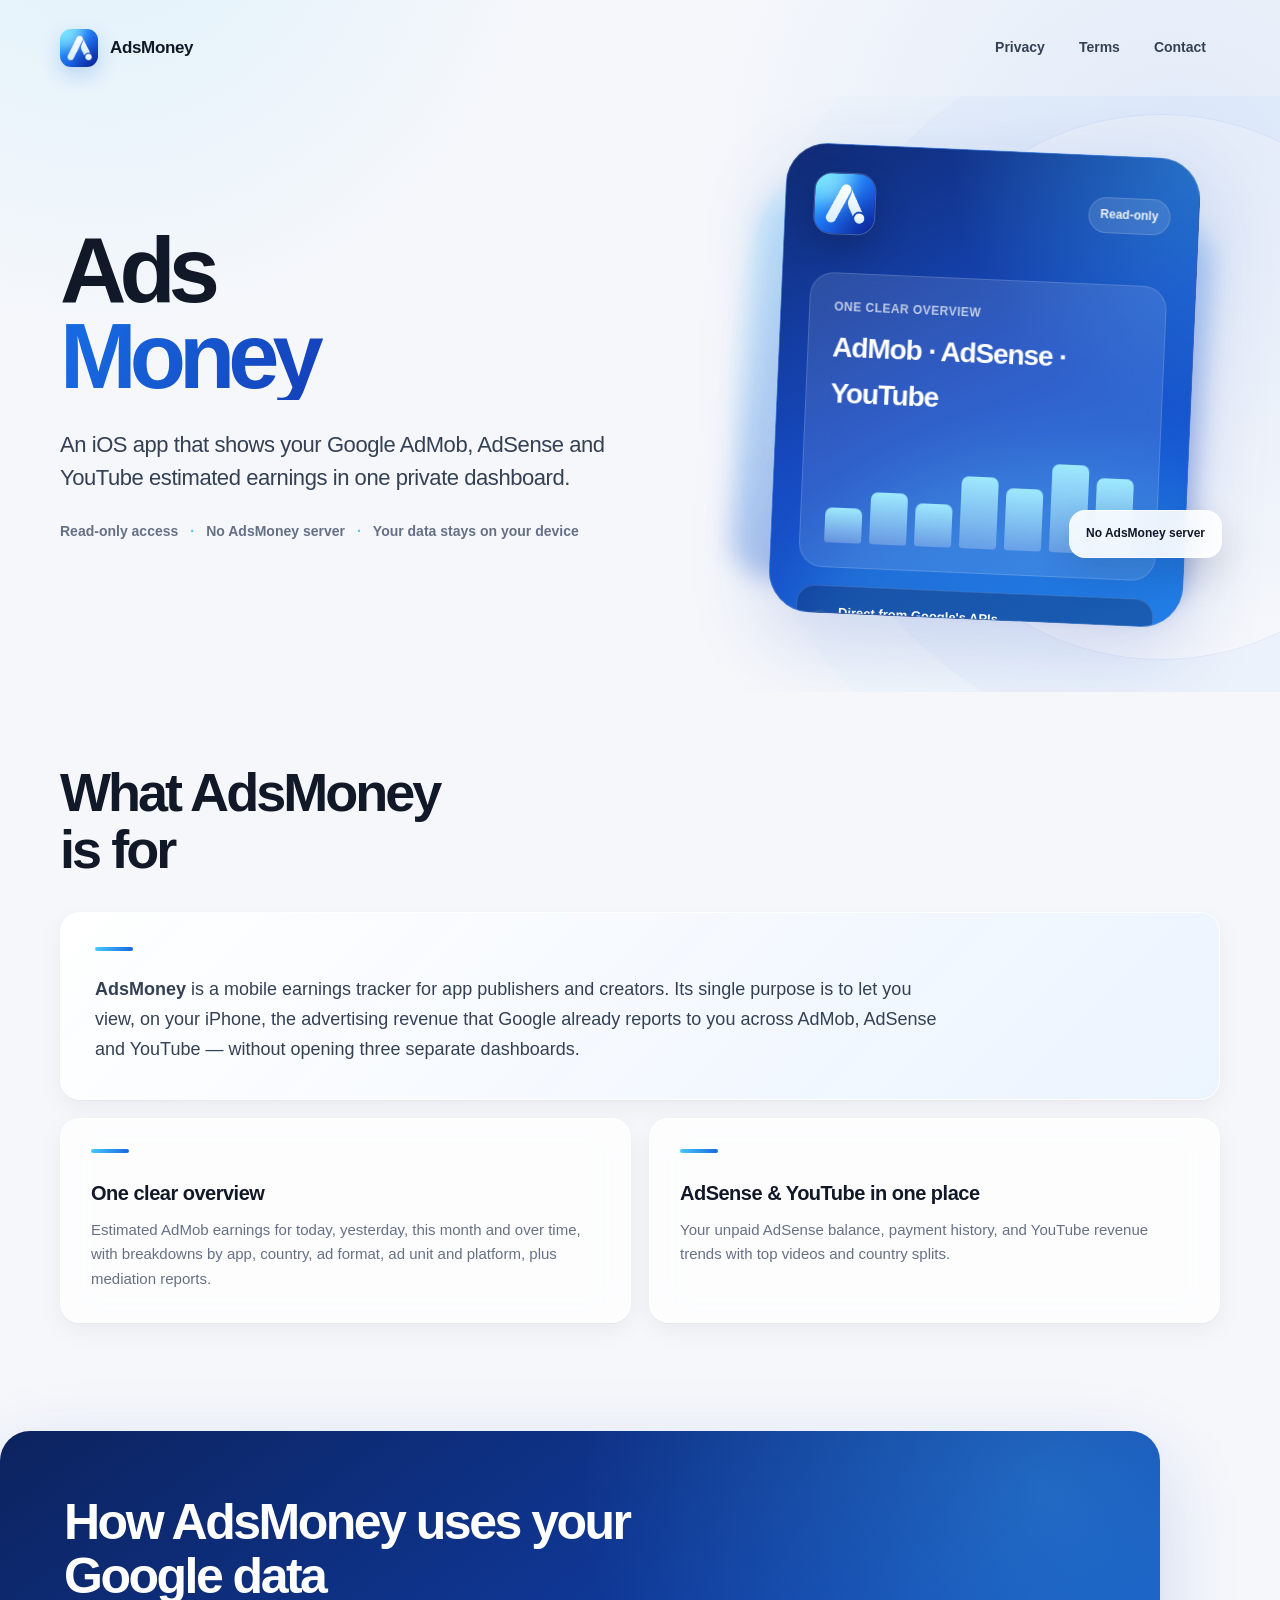
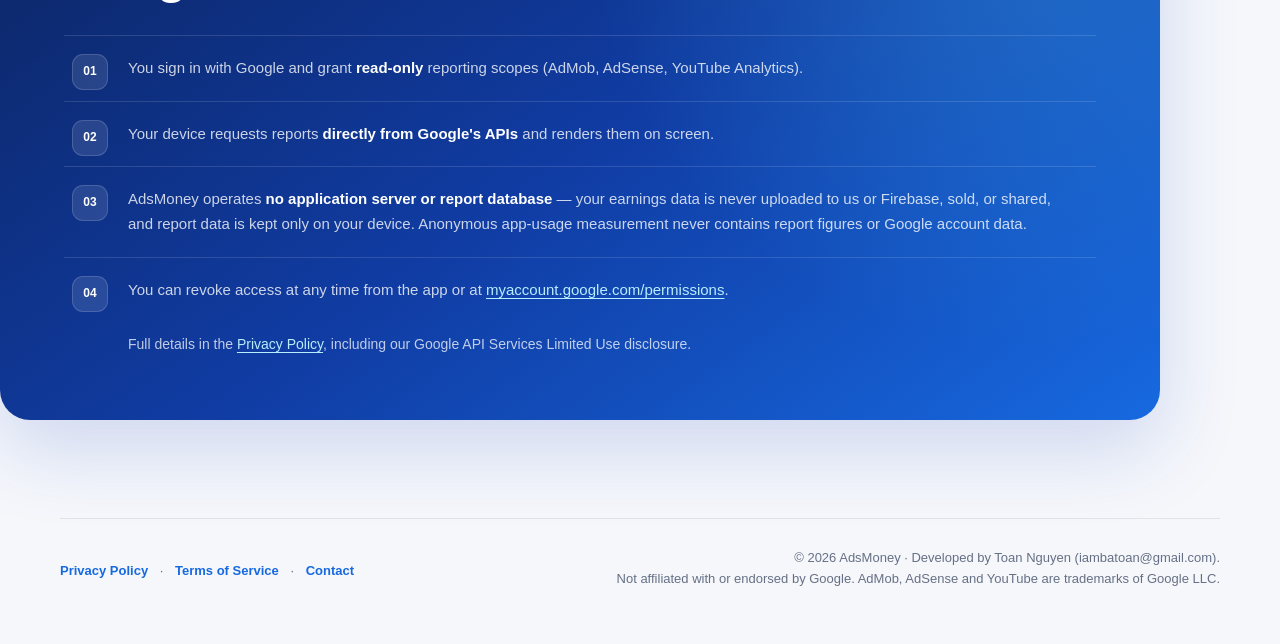
<file: index.html>
<!doctype html>
<html lang="en">
  <head>
    <meta charset="utf-8" />
    <meta name="viewport" content="width=device-width, initial-scale=1" />
    <meta
      name="google-site-verification"
      content="SR6W7IQu6-iBKly771BjKNi8DqwjZcHf8I3L_ysL1bA"
    />
    <meta name="theme-color" content="#f5f7fb" />
    <title>AdsMoney — AdMob, AdSense &amp; YouTube earnings tracker for iOS</title>
    <meta
      name="description"
      content="AdsMoney is an iOS app that shows your Google AdMob, AdSense and YouTube estimated earnings in one private, read-only dashboard."
    />
    <link rel="icon" href="logo-120.png" />
    <link rel="stylesheet" href="styles.css" />
  </head>
  <body>
    <nav class="site-nav" aria-label="Main navigation">
      <div class="shell nav-inner">
        <a class="brand-link" href="index.html" aria-current="page" aria-label="AdsMoney home">
          <img src="logo.png" alt="" />
          <span>AdsMoney</span>
        </a>
        <div class="nav-links">
          <a href="privacy.html">Privacy</a>
          <a href="terms.html">Terms</a>
          <a href="mailto:iambatoan@gmail.com">Contact</a>
        </div>
      </div>
    </nav>

    <main>
      <header class="hero">
        <div class="shell hero-grid">
          <div class="hero-copy">
            <h1>Ads<span>Money</span></h1>
            <p class="tag">
              An iOS app that shows your Google AdMob, AdSense and YouTube estimated
              earnings in one private dashboard.
            </p>
            <p class="sub" aria-label="Privacy features">
              <span>Read-only access</span>
              <span class="separator" aria-hidden="true">·</span>
              <span>No AdsMoney server</span>
              <span class="separator" aria-hidden="true">·</span>
              <span>Your data stays on your device</span>
            </p>
          </div>

          <div class="product-visual" aria-hidden="true">
            <div class="visual-glow"></div>
            <div class="phone-card">
              <div class="phone-top">
                <img src="logo.png" alt="" />
                <span class="privacy-chip">Read-only</span>
              </div>
              <div class="metric-card">
                <p class="metric-label">One clear overview</p>
                <p class="metric-title">AdMob · AdSense · YouTube</p>
                <div class="chart-bars">
                  <i></i><i></i><i></i><i></i><i></i><i></i><i></i>
                </div>
              </div>
              <div class="flow-card">
                <span class="status-dot"></span>
                <span>
                  <strong>Direct from Google's APIs</strong>
                  <small>Your data stays on your device</small>
                </span>
              </div>
            </div>
            <div class="floating-label">No AdsMoney server</div>
          </div>
        </div>
      </header>

      <section class="content-section">
        <div class="shell">
          <div class="section-heading">
            <div>
              <h2>What AdsMoney is for</h2>
            </div>
          </div>

          <div class="card-grid">
            <article class="feature-card">
              <p>
                <strong>AdsMoney</strong> is a mobile earnings tracker for app
                publishers and creators. Its single purpose is to let you view, on
                your iPhone, the advertising revenue that Google already reports to
                you across AdMob, AdSense and YouTube — without opening three
                separate dashboards.
              </p>
            </article>
            <article class="feature-card">
              <h3>One clear overview</h3>
              <p>
                Estimated AdMob earnings for today, yesterday, this month and over
                time, with breakdowns by app, country, ad format, ad unit and
                platform, plus mediation reports.
              </p>
            </article>
            <article class="feature-card">
              <h3>AdSense &amp; YouTube in one place</h3>
              <p>
                Your unpaid AdSense balance, payment history, and YouTube revenue
                trends with top videos and country splits.
              </p>
            </article>
          </div>
        </div>
      </section>

      <section class="shell privacy-section">
        <div class="privacy-inner">
          <h2>How AdsMoney uses your Google data</h2>
          <ul class="steps-list">
            <li>
              You sign in with Google and grant
              <strong>read-only</strong> reporting scopes (AdMob, AdSense,
              YouTube Analytics).
            </li>
            <li>
              Your device requests reports
              <strong>directly from Google's APIs</strong> and renders them on
              screen.
            </li>
            <li>
              AdsMoney operates <strong>no application server or report
              database</strong> — your earnings data is never uploaded to us or
              Firebase, sold, or shared, and report data is kept only on your
              device. Anonymous app-usage measurement never contains report
              figures or Google account data.
            </li>
            <li>
              You can revoke access at any time from the app or at
              <a href="https://myaccount.google.com/permissions"
                >myaccount.google.com/permissions</a
              >.
            </li>
          </ul>
          <p class="privacy-more">
            Full details in the <a href="privacy.html">Privacy Policy</a>,
            including our Google API Services Limited Use disclosure.
          </p>
        </div>
      </section>
    </main>

    <footer class="site-footer">
      <div class="shell footer-inner">
        <p class="footer-links">
          <a href="privacy.html">Privacy Policy</a> ·
          <a href="terms.html">Terms of Service</a> ·
          <a href="mailto:iambatoan@gmail.com">Contact</a>
        </p>
        <p class="footer-legal">
          © 2026 AdsMoney · Developed by Toan Nguyen (iambatoan@gmail.com).<br />Not
          affiliated with or endorsed by Google. AdMob, AdSense and YouTube are
          trademarks of Google LLC.
        </p>
      </div>
    </footer>
  </body>
</html>
</file>
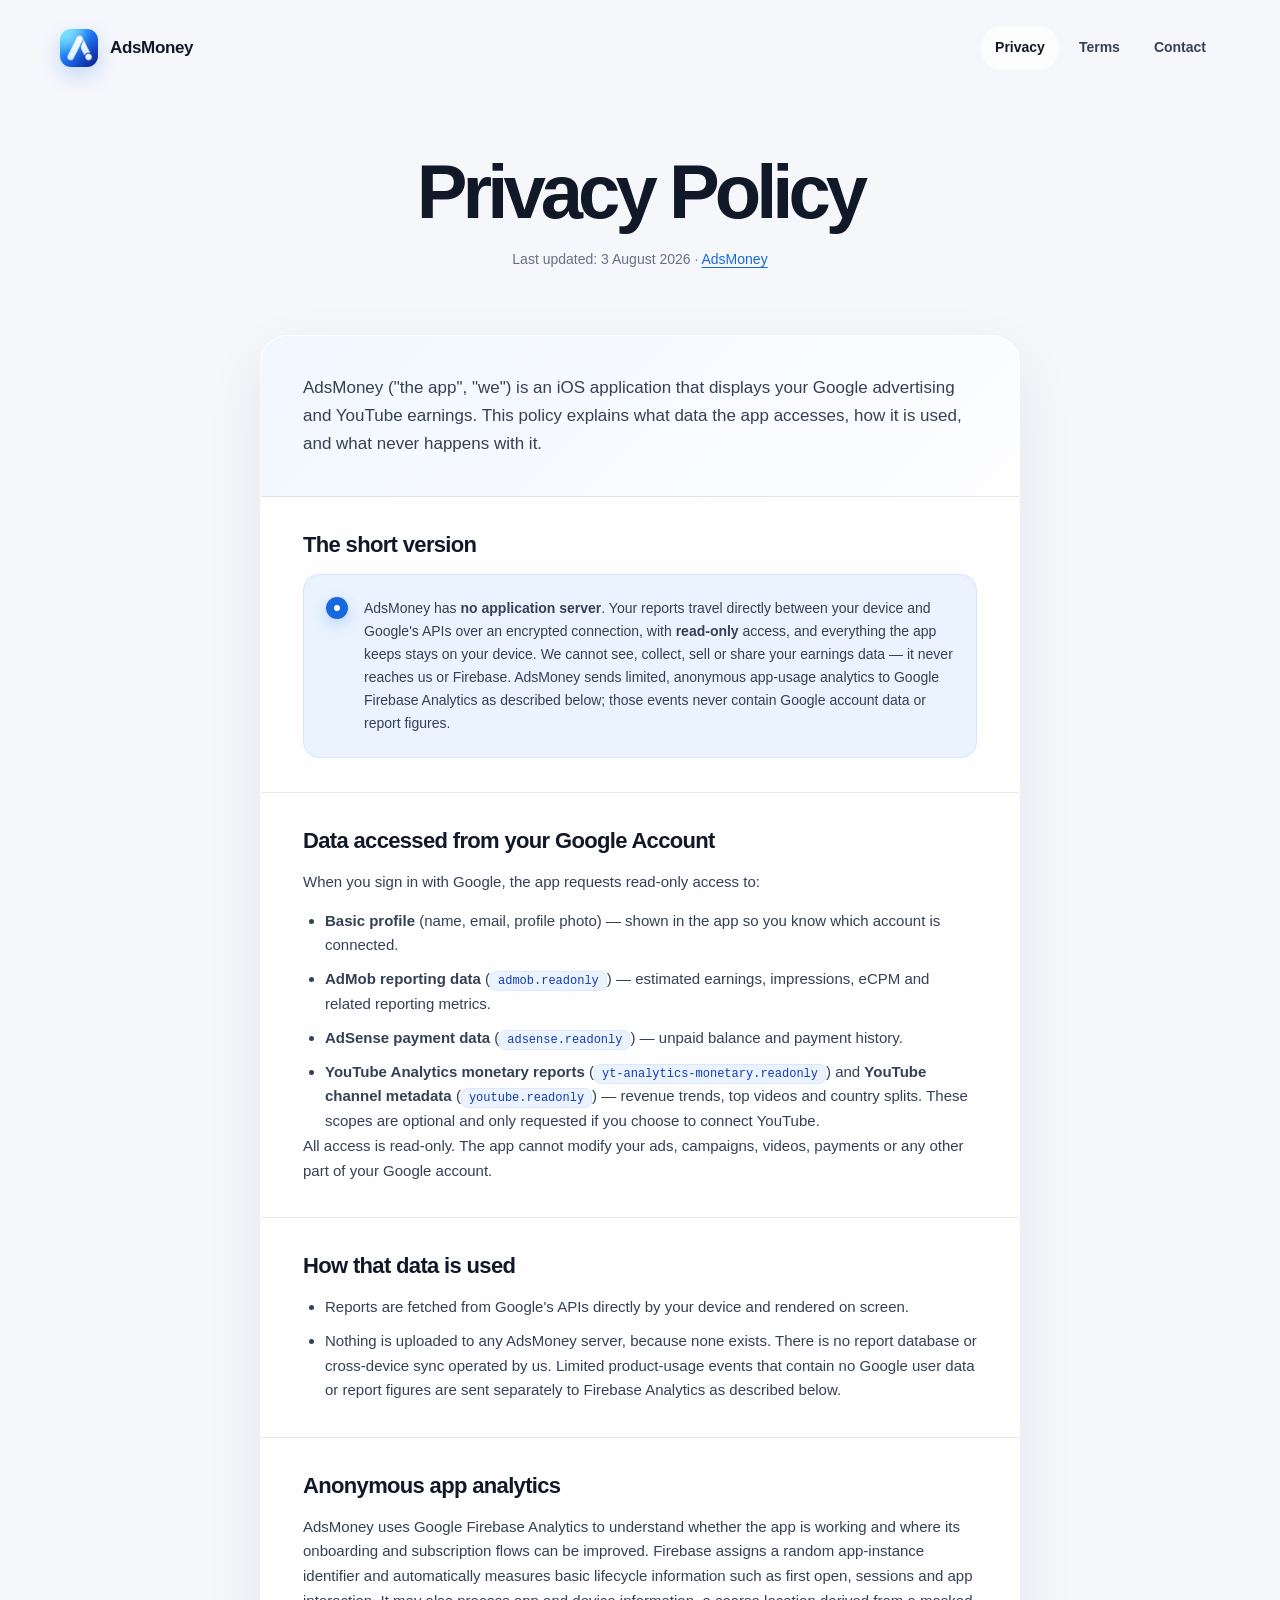
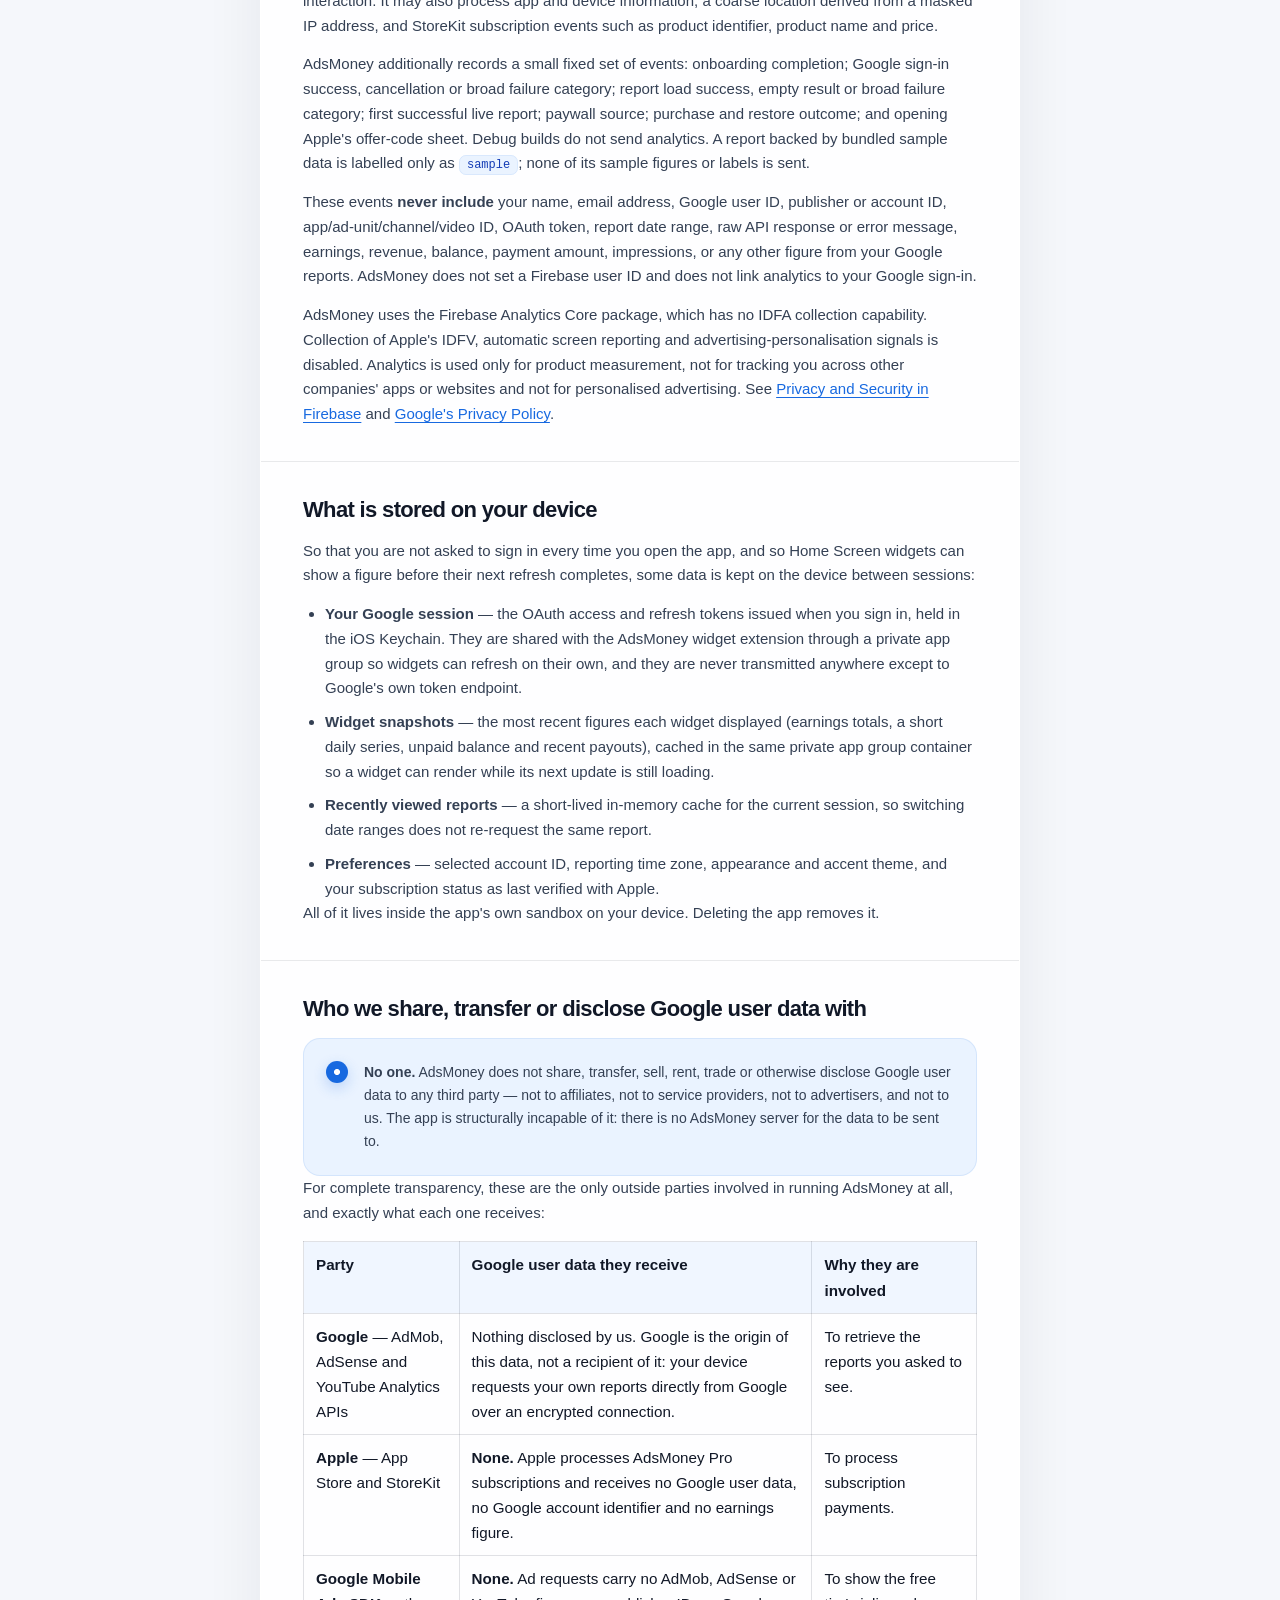
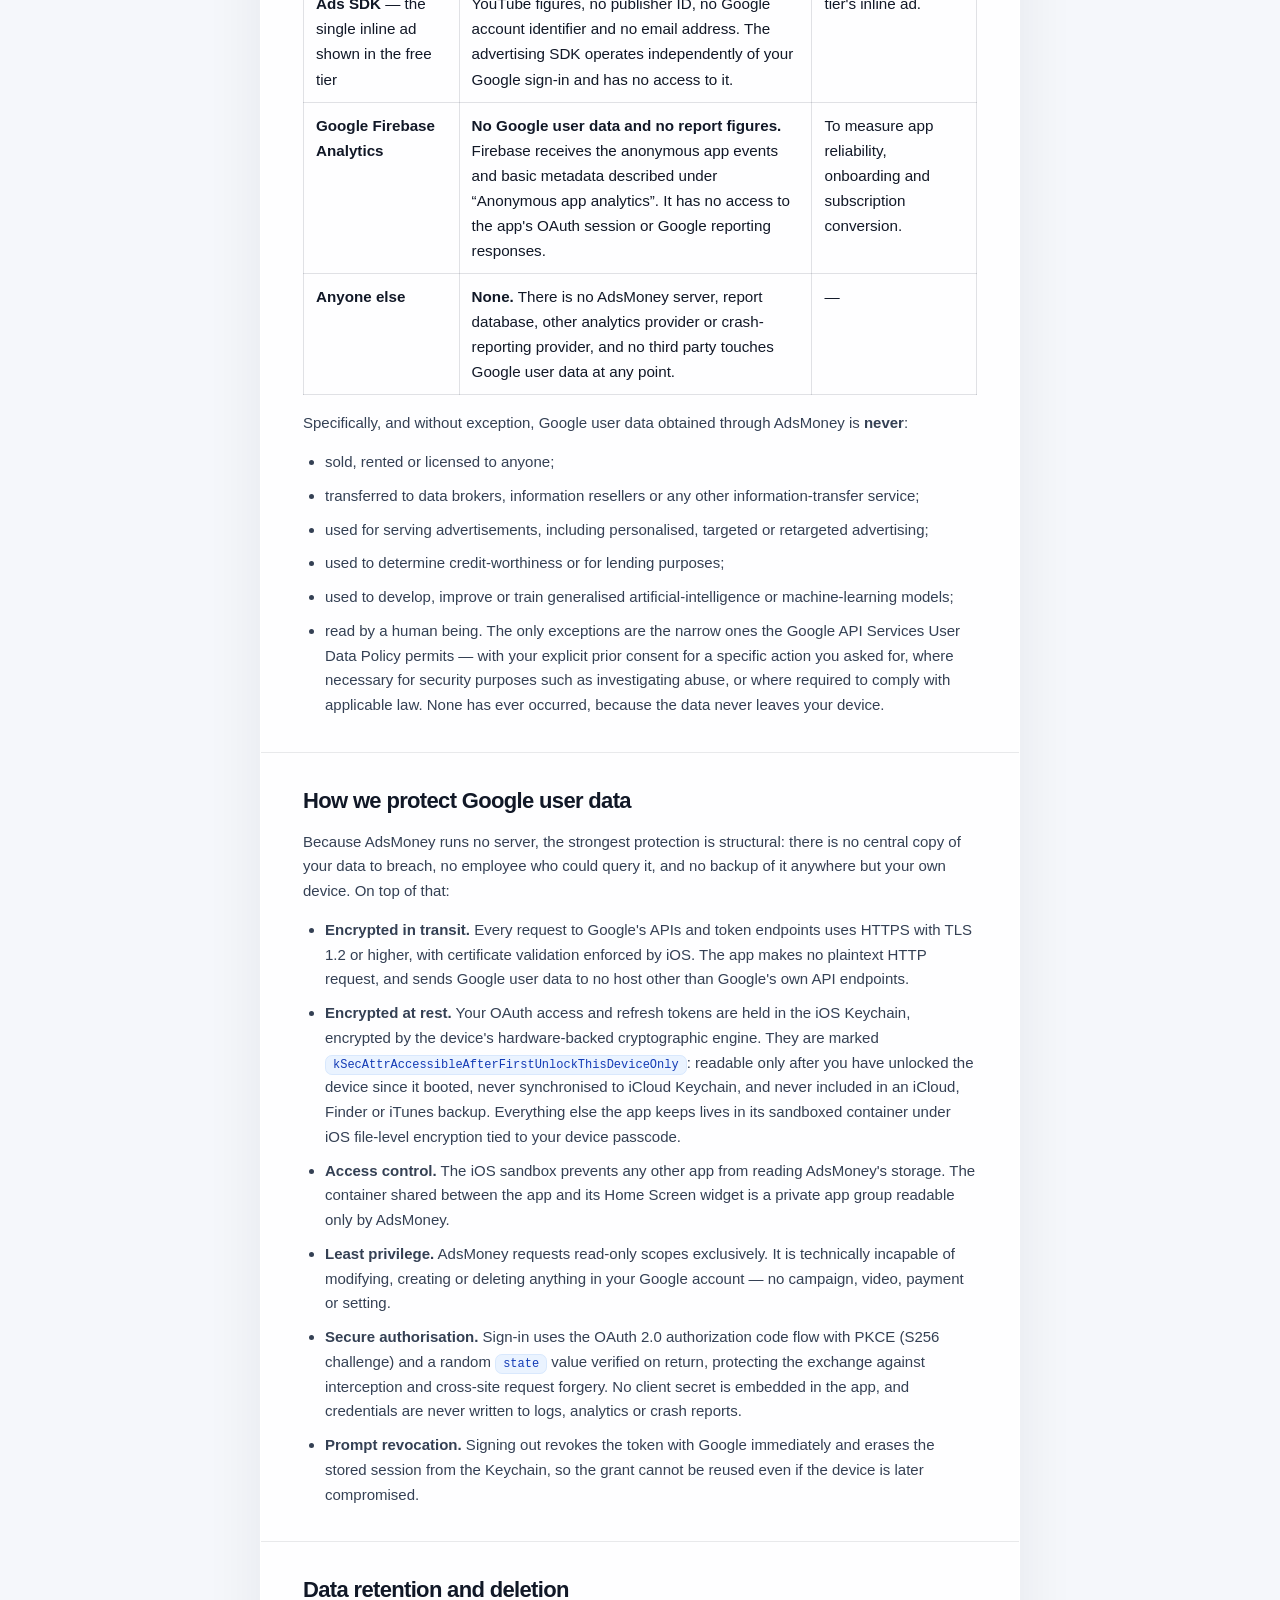
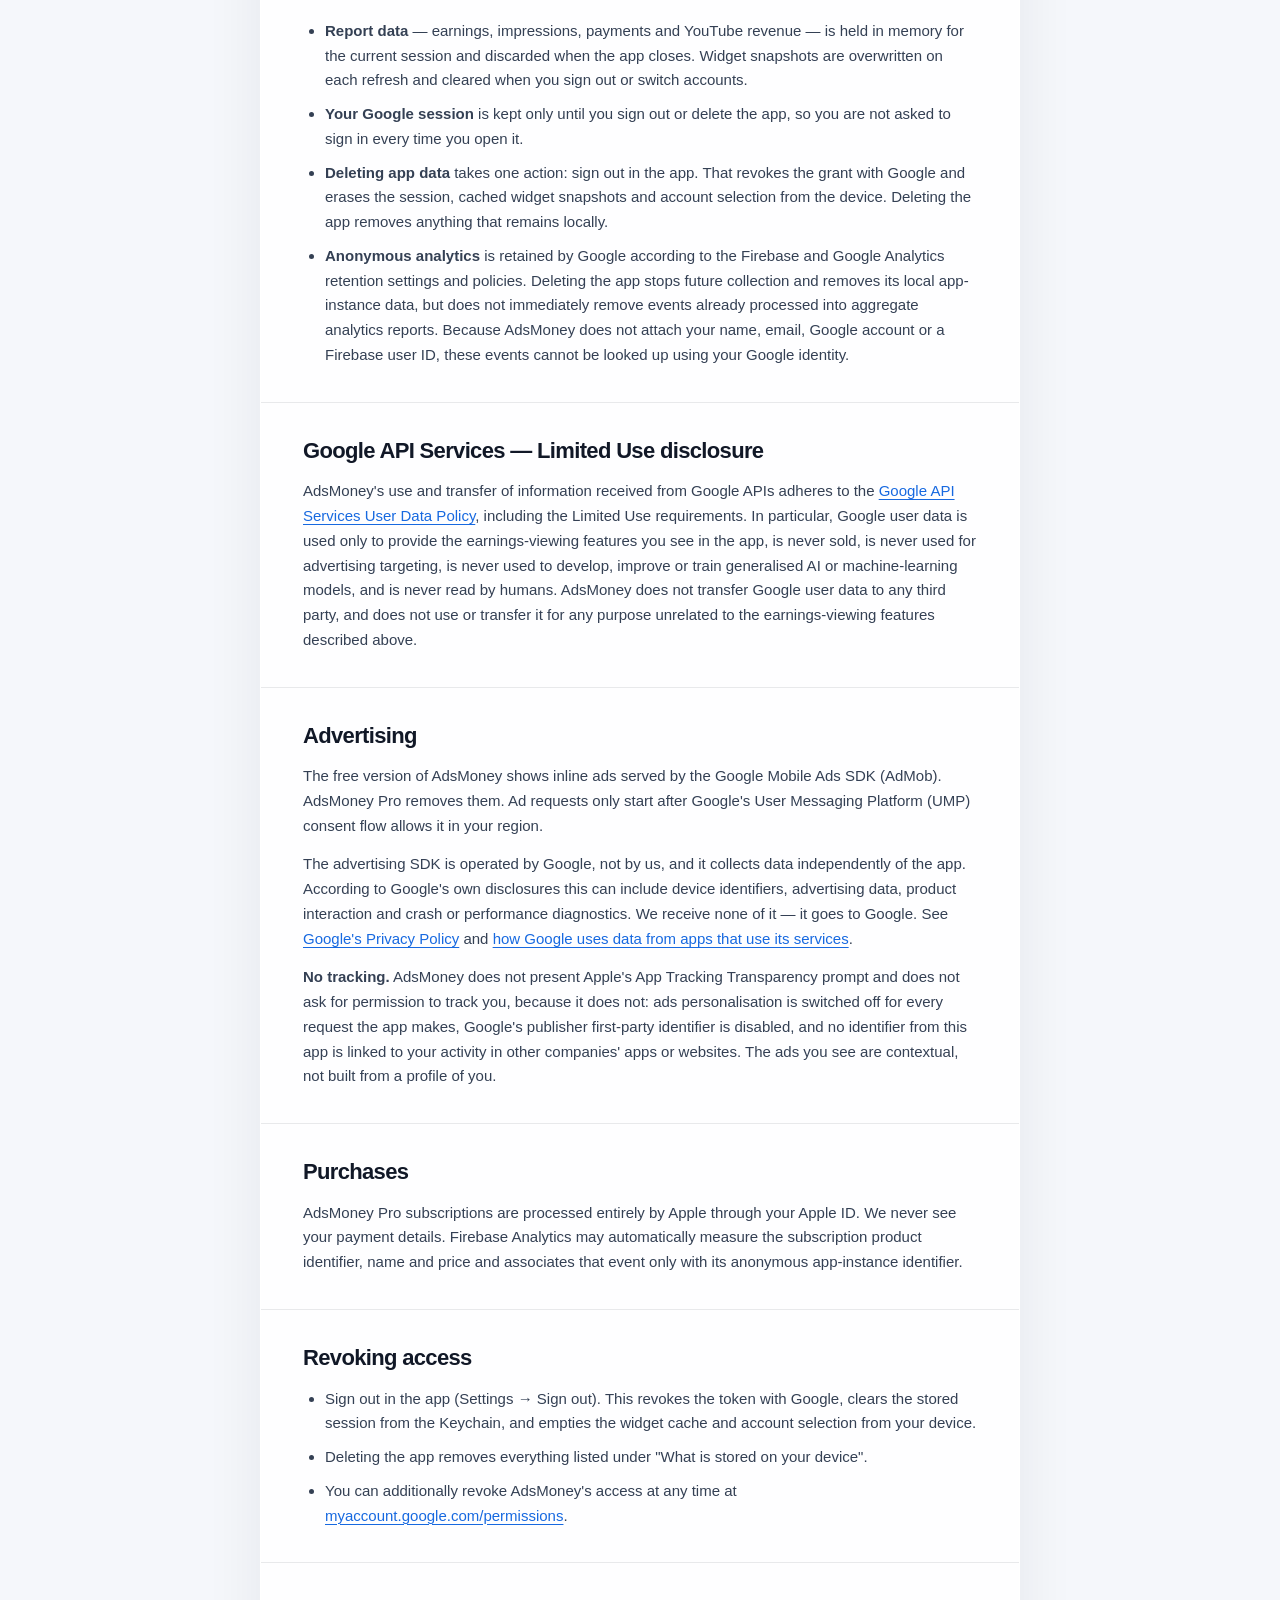
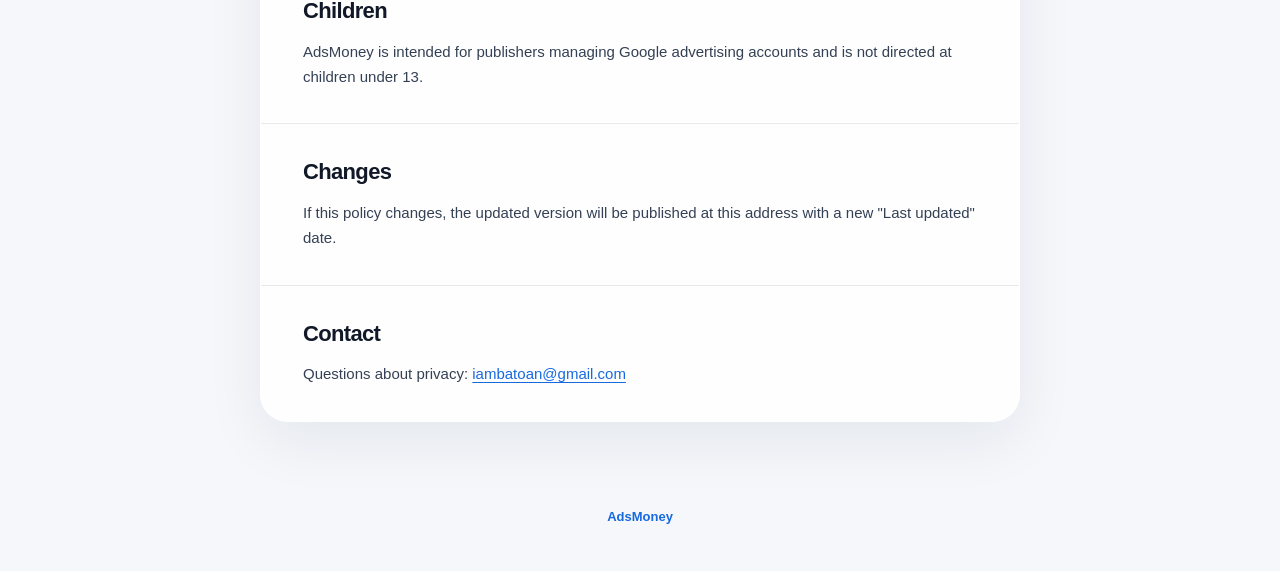
<file: privacy.html>
<!doctype html>
<html lang="en">
  <head>
    <meta charset="utf-8" />
    <meta name="viewport" content="width=device-width, initial-scale=1" />
    <meta name="theme-color" content="#f5f7fb" />
    <title>Privacy Policy — AdsMoney</title>
    <link rel="icon" href="logo-120.png" />
    <link rel="stylesheet" href="styles.css" />
  </head>
  <body class="legal-page">
    <nav class="site-nav" aria-label="Main navigation">
      <div class="shell nav-inner">
        <a class="brand-link" href="index.html" aria-label="AdsMoney home">
          <img src="logo.png" alt="" />
          <span>AdsMoney</span>
        </a>
        <div class="nav-links">
          <a href="privacy.html" aria-current="page">Privacy</a>
          <a href="terms.html">Terms</a>
          <a href="mailto:iambatoan@gmail.com">Contact</a>
        </div>
      </div>
    </nav>

    <main>
      <header class="legal-hero shell">
        <h1>Privacy Policy</h1>
        <p class="date">Last updated: 3 August 2026 · <a href="index.html">AdsMoney</a></p>
      </header>

      <div class="shell legal-layout">
        <article class="legal-article">
          <div class="legal-lead">
            <p>AdsMoney ("the app", "we") is an iOS application that displays your Google advertising and YouTube earnings. This policy explains what data the app accesses, how it is used, and what never happens with it.</p>
          </div>

          <section class="legal-section">
            <h2>The short version</h2>
            <div class="note">AdsMoney has <strong>no application server</strong>. Your reports travel directly between your device and Google's APIs over an encrypted connection, with <strong>read-only</strong> access, and everything the app keeps stays on your device. We cannot see, collect, sell or share your earnings data — it never reaches us or Firebase. AdsMoney sends limited, anonymous app-usage analytics to Google Firebase Analytics as described below; those events never contain Google account data or report figures.</div>
          </section>

          <section class="legal-section">
            <h2>Data accessed from your Google Account</h2>
            <p>When you sign in with Google, the app requests read-only access to:</p>
            <ul>
              <li><strong>Basic profile</strong> (name, email, profile photo) — shown in the app so you know which account is connected.</li>
              <li><strong>AdMob reporting data</strong> (<code>admob.readonly</code>) — estimated earnings, impressions, eCPM and related reporting metrics.</li>
              <li><strong>AdSense payment data</strong> (<code>adsense.readonly</code>) — unpaid balance and payment history.</li>
              <li><strong>YouTube Analytics monetary reports</strong> (<code>yt-analytics-monetary.readonly</code>) and <strong>YouTube channel metadata</strong> (<code>youtube.readonly</code>) — revenue trends, top videos and country splits. These scopes are optional and only requested if you choose to connect YouTube.</li>
            </ul>
            <p>All access is read-only. The app cannot modify your ads, campaigns, videos, payments or any other part of your Google account.</p>
          </section>

          <section class="legal-section">
            <h2>How that data is used</h2>
            <ul>
              <li>Reports are fetched from Google's APIs directly by your device and rendered on screen.</li>
              <li>Nothing is uploaded to any AdsMoney server, because none exists. There is no report database or cross-device sync operated by us. Limited product-usage events that contain no Google user data or report figures are sent separately to Firebase Analytics as described below.</li>
            </ul>
          </section>

          <section class="legal-section">
            <h2 id="analytics">Anonymous app analytics</h2>
            <p>AdsMoney uses Google Firebase Analytics to understand whether the app is working and where its onboarding and subscription flows can be improved. Firebase assigns a random app-instance identifier and automatically measures basic lifecycle information such as first open, sessions and app interaction. It may also process app and device information, a coarse location derived from a masked IP address, and StoreKit subscription events such as product identifier, product name and price.</p>
            <p>AdsMoney additionally records a small fixed set of events: onboarding completion; Google sign-in success, cancellation or broad failure category; report load success, empty result or broad failure category; first successful live report; paywall source; purchase and restore outcome; and opening Apple's offer-code sheet. Debug builds do not send analytics. A report backed by bundled sample data is labelled only as <code>sample</code>; none of its sample figures or labels is sent.</p>
            <p>These events <strong>never include</strong> your name, email address, Google user ID, publisher or account ID, app/ad-unit/channel/video ID, OAuth token, report date range, raw API response or error message, earnings, revenue, balance, payment amount, impressions, or any other figure from your Google reports. AdsMoney does not set a Firebase user ID and does not link analytics to your Google sign-in.</p>
            <p>AdsMoney uses the Firebase Analytics Core package, which has no IDFA collection capability. Collection of Apple's IDFV, automatic screen reporting and advertising-personalisation signals is disabled. Analytics is used only for product measurement, not for tracking you across other companies' apps or websites and not for personalised advertising. See <a href="https://firebase.google.com/support/privacy" target="_blank" rel="noopener">Privacy and Security in Firebase</a> and <a href="https://policies.google.com/privacy" target="_blank" rel="noopener">Google's Privacy Policy</a>.</p>
          </section>

          <section class="legal-section">
            <h2>What is stored on your device</h2>
            <p>So that you are not asked to sign in every time you open the app, and so Home Screen widgets can show a figure before their next refresh completes, some data is kept on the device between sessions:</p>
            <ul>
              <li><strong>Your Google session</strong> — the OAuth access and refresh tokens issued when you sign in, held in the iOS Keychain. They are shared with the AdsMoney widget extension through a private app group so widgets can refresh on their own, and they are never transmitted anywhere except to Google's own token endpoint.</li>
              <li><strong>Widget snapshots</strong> — the most recent figures each widget displayed (earnings totals, a short daily series, unpaid balance and recent payouts), cached in the same private app group container so a widget can render while its next update is still loading.</li>
              <li><strong>Recently viewed reports</strong> — a short-lived in-memory cache for the current session, so switching date ranges does not re-request the same report.</li>
              <li><strong>Preferences</strong> — selected account ID, reporting time zone, appearance and accent theme, and your subscription status as last verified with Apple.</li>
            </ul>
            <p>All of it lives inside the app's own sandbox on your device. Deleting the app removes it.</p>
          </section>

          <section class="legal-section">
            <h2 id="data-sharing">Who we share, transfer or disclose Google user data with</h2>
            <div class="note"><strong>No one.</strong> AdsMoney does not share, transfer, sell, rent, trade or otherwise disclose Google user data to any third party — not to affiliates, not to service providers, not to advertisers, and not to us. The app is structurally incapable of it: there is no AdsMoney server for the data to be sent to.</div>
            <p>For complete transparency, these are the only outside parties involved in running AdsMoney at all, and exactly what each one receives:</p>
            <table class="legal-table">
              <thead>
                <tr><th>Party</th><th>Google user data they receive</th><th>Why they are involved</th></tr>
              </thead>
              <tbody>
                <tr>
                  <td><strong>Google</strong> — AdMob, AdSense and YouTube Analytics APIs</td>
                  <td>Nothing disclosed by us. Google is the origin of this data, not a recipient of it: your device requests your own reports directly from Google over an encrypted connection.</td>
                  <td>To retrieve the reports you asked to see.</td>
                </tr>
                <tr>
                  <td><strong>Apple</strong> — App Store and StoreKit</td>
                  <td><strong>None.</strong> Apple processes AdsMoney Pro subscriptions and receives no Google user data, no Google account identifier and no earnings figure.</td>
                  <td>To process subscription payments.</td>
                </tr>
                <tr>
                  <td><strong>Google Mobile Ads SDK</strong> — the single inline ad shown in the free tier</td>
                  <td><strong>None.</strong> Ad requests carry no AdMob, AdSense or YouTube figures, no publisher ID, no Google account identifier and no email address. The advertising SDK operates independently of your Google sign-in and has no access to it.</td>
                  <td>To show the free tier's inline ad.</td>
                </tr>
                <tr>
                  <td><strong>Google Firebase Analytics</strong></td>
                  <td><strong>No Google user data and no report figures.</strong> Firebase receives the anonymous app events and basic metadata described under “Anonymous app analytics”. It has no access to the app's OAuth session or Google reporting responses.</td>
                  <td>To measure app reliability, onboarding and subscription conversion.</td>
                </tr>
                <tr>
                  <td><strong>Anyone else</strong></td>
                  <td><strong>None.</strong> There is no AdsMoney server, report database, other analytics provider or crash-reporting provider, and no third party touches Google user data at any point.</td>
                  <td>—</td>
                </tr>
              </tbody>
            </table>
            <p>Specifically, and without exception, Google user data obtained through AdsMoney is <strong>never</strong>:</p>
            <ul>
              <li>sold, rented or licensed to anyone;</li>
              <li>transferred to data brokers, information resellers or any other information-transfer service;</li>
              <li>used for serving advertisements, including personalised, targeted or retargeted advertising;</li>
              <li>used to determine credit-worthiness or for lending purposes;</li>
              <li>used to develop, improve or train generalised artificial-intelligence or machine-learning models;</li>
              <li>read by a human being. The only exceptions are the narrow ones the Google API Services User Data Policy permits — with your explicit prior consent for a specific action you asked for, where necessary for security purposes such as investigating abuse, or where required to comply with applicable law. None has ever occurred, because the data never leaves your device.</li>
            </ul>
          </section>

          <section class="legal-section">
            <h2 id="data-protection">How we protect Google user data</h2>
            <p>Because AdsMoney runs no server, the strongest protection is structural: there is no central copy of your data to breach, no employee who could query it, and no backup of it anywhere but your own device. On top of that:</p>
            <ul>
              <li><strong>Encrypted in transit.</strong> Every request to Google's APIs and token endpoints uses HTTPS with TLS 1.2 or higher, with certificate validation enforced by iOS. The app makes no plaintext HTTP request, and sends Google user data to no host other than Google's own API endpoints.</li>
              <li><strong>Encrypted at rest.</strong> Your OAuth access and refresh tokens are held in the iOS Keychain, encrypted by the device's hardware-backed cryptographic engine. They are marked <code>kSecAttrAccessibleAfterFirstUnlockThisDeviceOnly</code>: readable only after you have unlocked the device since it booted, never synchronised to iCloud Keychain, and never included in an iCloud, Finder or iTunes backup. Everything else the app keeps lives in its sandboxed container under iOS file-level encryption tied to your device passcode.</li>
              <li><strong>Access control.</strong> The iOS sandbox prevents any other app from reading AdsMoney's storage. The container shared between the app and its Home Screen widget is a private app group readable only by AdsMoney.</li>
              <li><strong>Least privilege.</strong> AdsMoney requests read-only scopes exclusively. It is technically incapable of modifying, creating or deleting anything in your Google account — no campaign, video, payment or setting.</li>
              <li><strong>Secure authorisation.</strong> Sign-in uses the OAuth 2.0 authorization code flow with PKCE (S256 challenge) and a random <code>state</code> value verified on return, protecting the exchange against interception and cross-site request forgery. No client secret is embedded in the app, and credentials are never written to logs, analytics or crash reports.</li>
              <li><strong>Prompt revocation.</strong> Signing out revokes the token with Google immediately and erases the stored session from the Keychain, so the grant cannot be reused even if the device is later compromised.</li>
            </ul>
          </section>

          <section class="legal-section">
            <h2 id="data-retention">Data retention and deletion</h2>
            <ul>
              <li><strong>Report data</strong> — earnings, impressions, payments and YouTube revenue — is held in memory for the current session and discarded when the app closes. Widget snapshots are overwritten on each refresh and cleared when you sign out or switch accounts.</li>
              <li><strong>Your Google session</strong> is kept only until you sign out or delete the app, so you are not asked to sign in every time you open it.</li>
              <li><strong>Deleting app data</strong> takes one action: sign out in the app. That revokes the grant with Google and erases the session, cached widget snapshots and account selection from the device. Deleting the app removes anything that remains locally.</li>
              <li><strong>Anonymous analytics</strong> is retained by Google according to the Firebase and Google Analytics retention settings and policies. Deleting the app stops future collection and removes its local app-instance data, but does not immediately remove events already processed into aggregate analytics reports. Because AdsMoney does not attach your name, email, Google account or a Firebase user ID, these events cannot be looked up using your Google identity.</li>
            </ul>
          </section>

          <section class="legal-section">
            <h2>Google API Services — Limited Use disclosure</h2>
            <p>AdsMoney's use and transfer of information received from Google APIs adheres to the <a href="https://developers.google.com/terms/api-services-user-data-policy" target="_blank" rel="noopener">Google API Services User Data Policy</a>, including the Limited Use requirements. In particular, Google user data is used only to provide the earnings-viewing features you see in the app, is never sold, is never used for advertising targeting, is never used to develop, improve or train generalised AI or machine-learning models, and is never read by humans. AdsMoney does not transfer Google user data to any third party, and does not use or transfer it for any purpose unrelated to the earnings-viewing features described above.</p>
          </section>

          <section class="legal-section">
            <h2>Advertising</h2>
            <p>The free version of AdsMoney shows inline ads served by the Google Mobile Ads SDK (AdMob). AdsMoney Pro removes them. Ad requests only start after Google's User Messaging Platform (UMP) consent flow allows it in your region.</p>
            <p>The advertising SDK is operated by Google, not by us, and it collects data independently of the app. According to Google's own disclosures this can include device identifiers, advertising data, product interaction and crash or performance diagnostics. We receive none of it — it goes to Google. See <a href="https://policies.google.com/privacy" target="_blank" rel="noopener">Google's Privacy Policy</a> and <a href="https://support.google.com/admob/answer/9012903" target="_blank" rel="noopener">how Google uses data from apps that use its services</a>.</p>
            <p><strong>No tracking.</strong> AdsMoney does not present Apple's App Tracking Transparency prompt and does not ask for permission to track you, because it does not: ads personalisation is switched off for every request the app makes, Google's publisher first-party identifier is disabled, and no identifier from this app is linked to your activity in other companies' apps or websites. The ads you see are contextual, not built from a profile of you.</p>
          </section>

          <section class="legal-section">
            <h2>Purchases</h2>
            <p>AdsMoney Pro subscriptions are processed entirely by Apple through your Apple&nbsp;ID. We never see your payment details. Firebase Analytics may automatically measure the subscription product identifier, name and price and associates that event only with its anonymous app-instance identifier.</p>
          </section>

          <section class="legal-section">
            <h2>Revoking access</h2>
            <ul>
              <li>Sign out in the app (Settings → Sign out). This revokes the token with Google, clears the stored session from the Keychain, and empties the widget cache and account selection from your device.</li>
              <li>Deleting the app removes everything listed under "What is stored on your device".</li>
              <li>You can additionally revoke AdsMoney's access at any time at <a href="https://myaccount.google.com/permissions" target="_blank" rel="noopener">myaccount.google.com/permissions</a>.</li>
            </ul>
          </section>

          <section class="legal-section">
            <h2>Children</h2>
            <p>AdsMoney is intended for publishers managing Google advertising accounts and is not directed at children under 13.</p>
          </section>

          <section class="legal-section">
            <h2>Changes</h2>
            <p>If this policy changes, the updated version will be published at this address with a new "Last updated" date.</p>
          </section>

          <section class="legal-section">
            <h2>Contact</h2>
            <p>Questions about privacy: <a href="mailto:iambatoan@gmail.com">iambatoan@gmail.com</a></p>
          </section>
        </article>
      </div>
    </main>

    <footer class="legal-footer shell"><a href="index.html">AdsMoney</a></footer>
  </body>
</html>
</file>
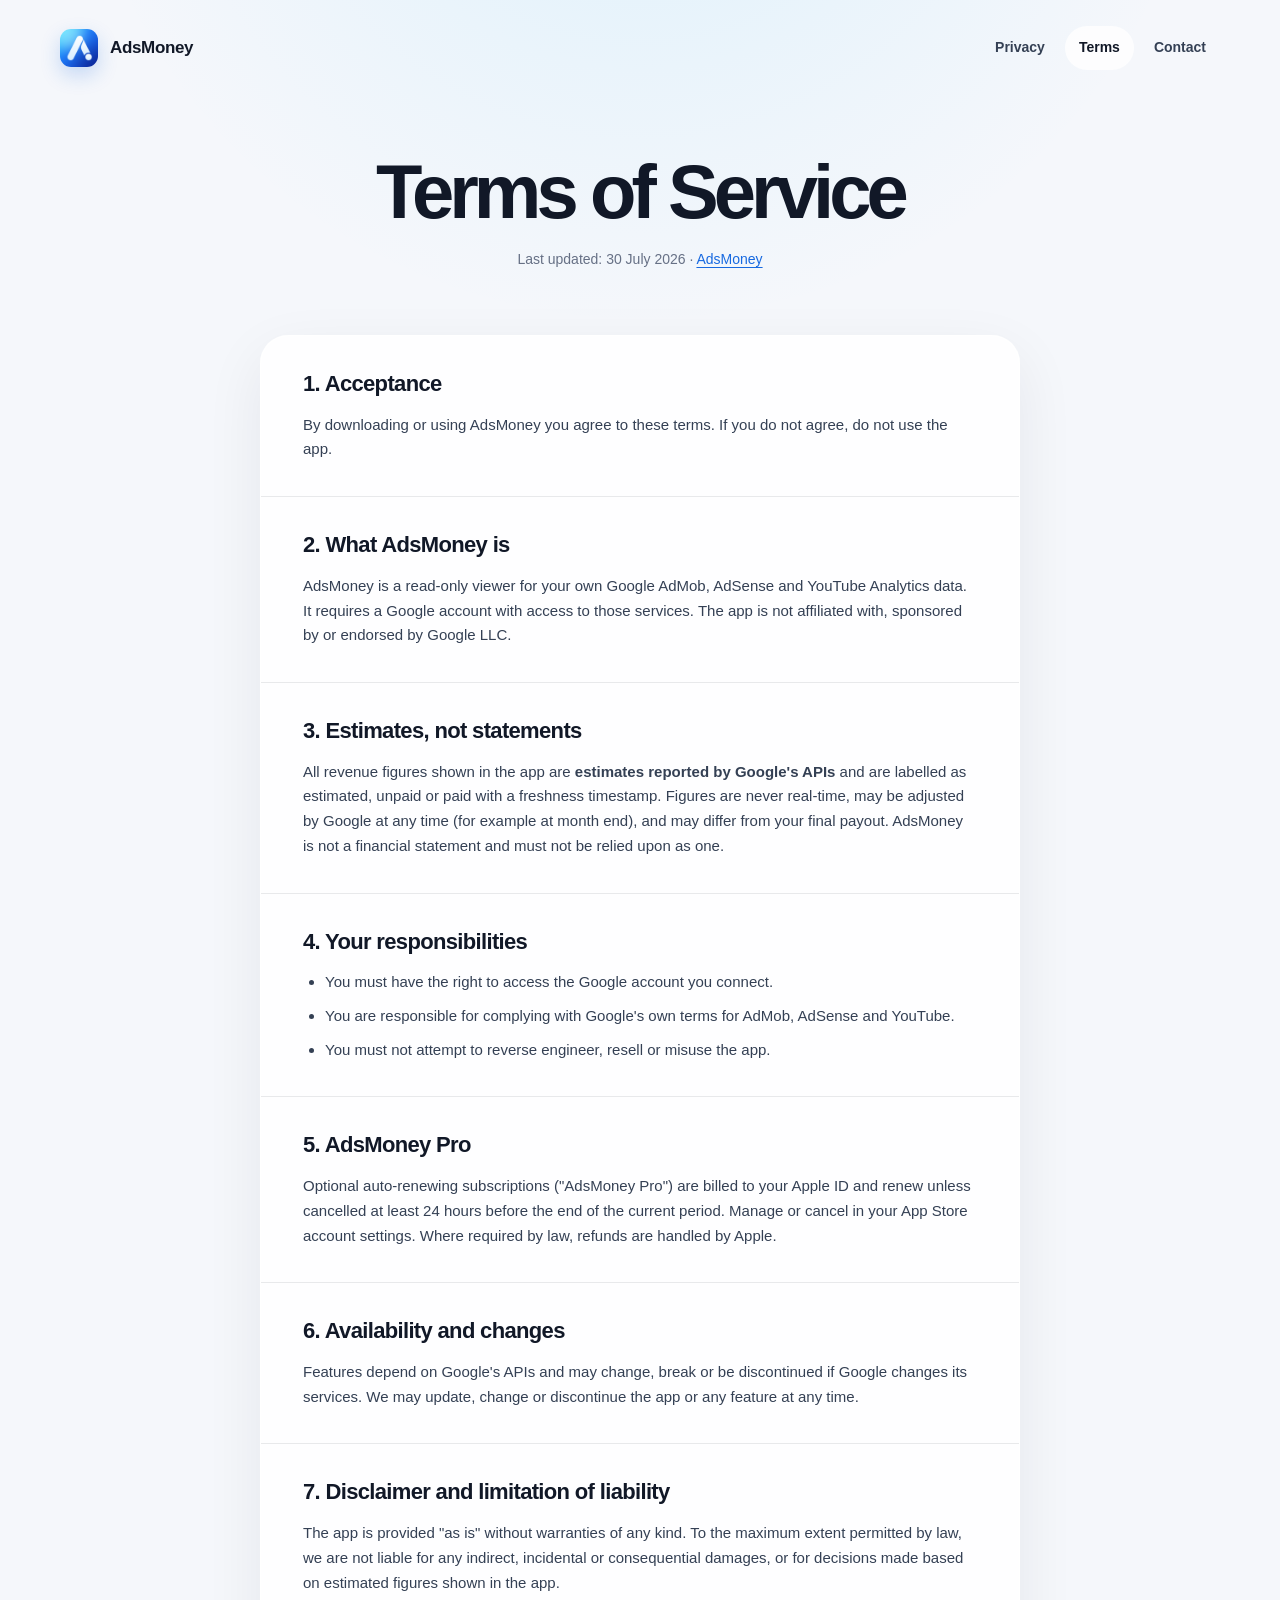
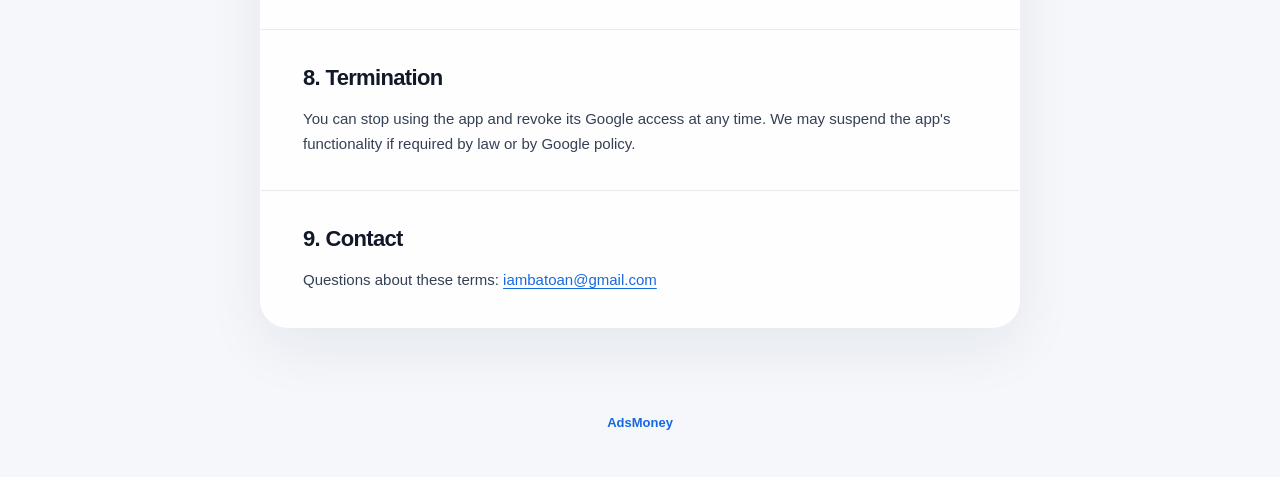
<file: terms.html>
<!doctype html>
<html lang="en">
  <head>
    <meta charset="utf-8" />
    <meta name="viewport" content="width=device-width, initial-scale=1" />
    <meta name="theme-color" content="#f5f7fb" />
    <title>Terms of Service — AdsMoney</title>
    <link rel="icon" href="logo-120.png" />
    <link rel="stylesheet" href="styles.css" />
  </head>
  <body class="legal-page">
    <nav class="site-nav" aria-label="Main navigation">
      <div class="shell nav-inner">
        <a class="brand-link" href="index.html" aria-label="AdsMoney home">
          <img src="logo.png" alt="" />
          <span>AdsMoney</span>
        </a>
        <div class="nav-links">
          <a href="privacy.html">Privacy</a>
          <a href="terms.html" aria-current="page">Terms</a>
          <a href="mailto:iambatoan@gmail.com">Contact</a>
        </div>
      </div>
    </nav>

    <main>
      <header class="legal-hero shell">
        <h1>Terms of Service</h1>
        <p class="date">Last updated: 30 July 2026 · <a href="index.html">AdsMoney</a></p>
      </header>

      <div class="shell legal-layout">
        <article class="legal-article">
          <section class="legal-section">
            <h2>1. Acceptance</h2>
            <p>By downloading or using AdsMoney you agree to these terms. If you do not agree, do not use the app.</p>
          </section>

          <section class="legal-section">
            <h2>2. What AdsMoney is</h2>
            <p>AdsMoney is a read-only viewer for your own Google AdMob, AdSense and YouTube Analytics data. It requires a Google account with access to those services. The app is not affiliated with, sponsored by or endorsed by Google LLC.</p>
          </section>

          <section class="legal-section">
            <h2>3. Estimates, not statements</h2>
            <p>All revenue figures shown in the app are <strong>estimates reported by Google's APIs</strong> and are labelled as estimated, unpaid or paid with a freshness timestamp. Figures are never real-time, may be adjusted by Google at any time (for example at month end), and may differ from your final payout. AdsMoney is not a financial statement and must not be relied upon as one.</p>
          </section>

          <section class="legal-section">
            <h2>4. Your responsibilities</h2>
            <ul>
              <li>You must have the right to access the Google account you connect.</li>
              <li>You are responsible for complying with Google's own terms for AdMob, AdSense and YouTube.</li>
              <li>You must not attempt to reverse engineer, resell or misuse the app.</li>
            </ul>
          </section>

          <section class="legal-section">
            <h2>5. AdsMoney Pro</h2>
            <p>Optional auto-renewing subscriptions ("AdsMoney Pro") are billed to your Apple&nbsp;ID and renew unless cancelled at least 24 hours before the end of the current period. Manage or cancel in your App Store account settings. Where required by law, refunds are handled by Apple.</p>
          </section>

          <section class="legal-section">
            <h2>6. Availability and changes</h2>
            <p>Features depend on Google's APIs and may change, break or be discontinued if Google changes its services. We may update, change or discontinue the app or any feature at any time.</p>
          </section>

          <section class="legal-section">
            <h2>7. Disclaimer and limitation of liability</h2>
            <p>The app is provided "as is" without warranties of any kind. To the maximum extent permitted by law, we are not liable for any indirect, incidental or consequential damages, or for decisions made based on estimated figures shown in the app.</p>
          </section>

          <section class="legal-section">
            <h2>8. Termination</h2>
            <p>You can stop using the app and revoke its Google access at any time. We may suspend the app's functionality if required by law or by Google policy.</p>
          </section>

          <section class="legal-section">
            <h2>9. Contact</h2>
            <p>Questions about these terms: <a href="mailto:iambatoan@gmail.com">iambatoan@gmail.com</a></p>
          </section>
        </article>
      </div>
    </main>

    <footer class="legal-footer shell"><a href="index.html">AdsMoney</a></footer>
  </body>
</html>
</file>
<file: styles.css>
:root {
  --ink: #111827;
  --ink-soft: #344054;
  --muted: #667085;
  --line: rgba(17, 24, 39, 0.09);
  --surface: rgba(255, 255, 255, 0.78);
  --surface-solid: #ffffff;
  --canvas: #f5f7fb;
  --brand: #1769e0;
  --brand-deep: #143cb6;
  --brand-bright: #46c8ff;
  --brand-pale: #eaf3ff;
  --success: #079455;
  --shadow-sm: 0 1px 2px rgba(16, 24, 40, 0.04), 0 8px 24px rgba(16, 24, 40, 0.05);
  --shadow-lg: 0 28px 80px rgba(20, 60, 182, 0.17);
  --radius-md: 20px;
  --radius-lg: 30px;
  --page: 1160px;
}

* {
  box-sizing: border-box;
}

html {
  scroll-behavior: smooth;
}

body {
  margin: 0;
  color: var(--ink);
  background:
    radial-gradient(circle at 8% -5%, rgba(70, 200, 255, 0.12), transparent 28rem),
    radial-gradient(circle at 92% 8%, rgba(23, 105, 224, 0.09), transparent 30rem),
    var(--canvas);
  font-family: -apple-system, BlinkMacSystemFont, "SF Pro Display", "Segoe UI", Inter, sans-serif;
  line-height: 1.65;
  -webkit-font-smoothing: antialiased;
}

a {
  color: var(--brand);
  text-decoration-thickness: 1px;
  text-underline-offset: 3px;
}

a:hover {
  color: var(--brand-deep);
}

a:focus-visible {
  outline: 3px solid rgba(70, 200, 255, 0.48);
  outline-offset: 4px;
  border-radius: 6px;
}

.shell {
  width: min(calc(100% - 40px), var(--page));
  margin-inline: auto;
}

.site-nav {
  position: relative;
  z-index: 10;
  padding: 22px 0;
}

.nav-inner {
  display: flex;
  align-items: center;
  justify-content: space-between;
  min-height: 52px;
}

.brand-link {
  display: inline-flex;
  align-items: center;
  gap: 12px;
  color: var(--ink);
  font-size: 17px;
  font-weight: 750;
  letter-spacing: -0.02em;
  text-decoration: none;
}

.brand-link:hover {
  color: var(--ink);
}

.brand-link img {
  width: 38px;
  height: 38px;
  border-radius: 11px;
  box-shadow: 0 8px 20px rgba(23, 105, 224, 0.22);
}

.nav-links {
  display: flex;
  align-items: center;
  gap: 6px;
}

.nav-links a {
  padding: 10px 14px;
  color: var(--ink-soft);
  border-radius: 999px;
  font-size: 14px;
  font-weight: 600;
  text-decoration: none;
  transition: background-color 160ms ease, color 160ms ease;
}

.nav-links a:hover,
.nav-links a[aria-current="page"] {
  color: var(--ink);
  background: rgba(255, 255, 255, 0.82);
}

.hero {
  position: relative;
  overflow: hidden;
  padding: 54px 0 72px;
}

.hero::before {
  position: absolute;
  inset: 3% -12% auto auto;
  width: 34rem;
  height: 34rem;
  border: 1px solid rgba(23, 105, 224, 0.09);
  border-radius: 50%;
  box-shadow: 0 0 0 80px rgba(23, 105, 224, 0.025), 0 0 0 160px rgba(70, 200, 255, 0.018);
  content: "";
  pointer-events: none;
}

.hero-grid {
  position: relative;
  display: grid;
  grid-template-columns: minmax(0, 1.08fr) minmax(330px, 0.92fr);
  gap: 80px;
  align-items: center;
}

.eyebrow {
  display: inline-flex;
  align-items: center;
  gap: 8px;
  margin: 0 0 22px;
  padding: 7px 12px 7px 8px;
  color: var(--brand-deep);
  background: rgba(255, 255, 255, 0.82);
  border: 1px solid rgba(23, 105, 224, 0.12);
  border-radius: 999px;
  box-shadow: var(--shadow-sm);
  font-size: 13px;
  font-weight: 700;
}

.eyebrow::before {
  width: 8px;
  height: 8px;
  background: var(--success);
  border-radius: 50%;
  box-shadow: 0 0 0 4px rgba(7, 148, 85, 0.1);
  content: "";
}

.hero h1 {
  max-width: 680px;
  margin: 0;
  font-size: clamp(54px, 7.2vw, 92px);
  line-height: 0.94;
  letter-spacing: -0.075em;
}

.hero h1 span {
  display: block;
  color: transparent;
  background: linear-gradient(115deg, var(--brand) 5%, var(--brand-deep) 52%, #14318a);
  background-clip: text;
  -webkit-background-clip: text;
}

.hero .tag {
  max-width: 650px;
  margin: 28px 0 0;
  color: var(--ink-soft);
  font-size: clamp(18px, 2vw, 22px);
  line-height: 1.5;
  letter-spacing: -0.02em;
}

.hero .sub {
  display: flex;
  flex-wrap: wrap;
  gap: 8px 12px;
  margin: 26px 0 0;
  color: var(--muted);
  font-size: 14px;
  font-weight: 600;
}

.hero .sub > span:not(.separator) {
  display: inline-flex;
  align-items: center;
}

.hero .sub .separator {
  color: var(--brand-bright);
}

.product-visual {
  position: relative;
  min-height: 470px;
}

.visual-glow {
  position: absolute;
  inset: 12% 4% 5%;
  background: linear-gradient(150deg, rgba(70, 200, 255, 0.45), rgba(23, 105, 224, 0.52) 48%, rgba(20, 60, 182, 0.8));
  border-radius: 42px;
  filter: blur(12px);
  opacity: 0.52;
  transform: rotate(5deg);
}

.phone-card {
  position: absolute;
  inset: 0 28px 0 54px;
  overflow: hidden;
  padding: 28px;
  color: #fff;
  background:
    radial-gradient(circle at 100% 0%, rgba(70, 200, 255, 0.36), transparent 40%),
    linear-gradient(150deg, #102a74 0%, #164bc3 50%, #1769e0 100%);
  border: 1px solid rgba(255, 255, 255, 0.22);
  border-radius: 42px;
  box-shadow: var(--shadow-lg);
  transform: rotate(2.5deg);
}

.phone-card::after {
  position: absolute;
  inset: auto -20% -40% 8%;
  height: 75%;
  background: rgba(70, 200, 255, 0.22);
  border-radius: 50%;
  filter: blur(30px);
  content: "";
}

.phone-top,
.metric-card,
.flow-card {
  position: relative;
  z-index: 1;
}

.phone-top {
  display: flex;
  align-items: center;
  justify-content: space-between;
}

.phone-top img {
  width: 62px;
  height: 62px;
  border: 1px solid rgba(255, 255, 255, 0.22);
  border-radius: 18px;
  box-shadow: 0 14px 34px rgba(0, 0, 0, 0.2);
}

.privacy-chip {
  padding: 7px 11px;
  color: rgba(255, 255, 255, 0.92);
  background: rgba(255, 255, 255, 0.12);
  border: 1px solid rgba(255, 255, 255, 0.16);
  border-radius: 999px;
  font-size: 12px;
  font-weight: 650;
  backdrop-filter: blur(14px);
}

.metric-card {
  margin-top: 38px;
  padding: 24px;
  background: rgba(255, 255, 255, 0.11);
  border: 1px solid rgba(255, 255, 255, 0.15);
  border-radius: 24px;
  backdrop-filter: blur(18px);
}

.metric-label {
  margin: 0;
  color: rgba(255, 255, 255, 0.7);
  font-size: 12px;
  font-weight: 650;
  letter-spacing: 0.04em;
  text-transform: uppercase;
}

.metric-title {
  margin: 7px 0 0;
  font-size: 28px;
  font-weight: 750;
  letter-spacing: -0.04em;
}

.chart-bars {
  display: flex;
  align-items: flex-end;
  gap: 8px;
  height: 100px;
  margin-top: 26px;
}

.chart-bars i {
  flex: 1;
  min-height: 20%;
  background: linear-gradient(180deg, #9ee9ff, rgba(255, 255, 255, 0.24));
  border-radius: 7px 7px 3px 3px;
}

.chart-bars i:nth-child(1) { height: 35%; }
.chart-bars i:nth-child(2) { height: 52%; }
.chart-bars i:nth-child(3) { height: 43%; }
.chart-bars i:nth-child(4) { height: 72%; }
.chart-bars i:nth-child(5) { height: 62%; }
.chart-bars i:nth-child(6) { height: 88%; }
.chart-bars i:nth-child(7) { height: 76%; }

.flow-card {
  display: flex;
  align-items: center;
  gap: 12px;
  margin-top: 18px;
  padding: 15px 17px;
  background: rgba(7, 21, 65, 0.3);
  border: 1px solid rgba(255, 255, 255, 0.12);
  border-radius: 18px;
}

.flow-card strong {
  display: block;
  font-size: 13px;
}

.flow-card small {
  display: block;
  margin-top: 1px;
  color: rgba(255, 255, 255, 0.65);
  font-size: 11px;
}

.status-dot {
  width: 12px;
  height: 12px;
  flex: 0 0 auto;
  background: #6cf0b5;
  border-radius: 50%;
  box-shadow: 0 0 0 5px rgba(108, 240, 181, 0.12);
}

.floating-label {
  position: absolute;
  z-index: 3;
  right: -2px;
  bottom: 62px;
  padding: 13px 16px;
  color: var(--ink);
  background: rgba(255, 255, 255, 0.9);
  border: 1px solid rgba(255, 255, 255, 0.78);
  border-radius: 16px;
  box-shadow: 0 16px 38px rgba(16, 24, 40, 0.14);
  font-size: 12px;
  font-weight: 720;
  backdrop-filter: blur(16px);
}

.content-section {
  padding: 72px 0;
}

.section-heading {
  display: grid;
  grid-template-columns: minmax(0, 0.76fr) minmax(0, 1.24fr);
  gap: 48px;
  align-items: end;
  margin-bottom: 34px;
}

.section-kicker {
  margin: 0 0 10px;
  color: var(--brand);
  font-size: 12px;
  font-weight: 750;
  letter-spacing: 0.1em;
  text-transform: uppercase;
}

.section-heading h2 {
  margin: 0;
  font-size: clamp(32px, 4.5vw, 54px);
  line-height: 1.06;
  letter-spacing: -0.055em;
}

.section-intro {
  margin: 0 0 4px;
  color: var(--muted);
  font-size: 16px;
}

.card-grid {
  display: grid;
  grid-template-columns: repeat(2, minmax(0, 1fr));
  gap: 18px;
}

.feature-card {
  position: relative;
  overflow: hidden;
  padding: 30px;
  background: var(--surface);
  border: 1px solid rgba(255, 255, 255, 0.86);
  border-radius: var(--radius-md);
  box-shadow: var(--shadow-sm);
  backdrop-filter: blur(18px);
}

.feature-card:first-child {
  grid-column: 1 / -1;
  padding: 34px;
  background: linear-gradient(135deg, rgba(255, 255, 255, 0.94), rgba(234, 243, 255, 0.92));
}

.feature-card::before {
  display: block;
  width: 38px;
  height: 4px;
  margin-bottom: 24px;
  background: linear-gradient(90deg, var(--brand-bright), var(--brand));
  border-radius: 999px;
  content: "";
}

.feature-card h3 {
  margin: 0 0 8px;
  font-size: 20px;
  letter-spacing: -0.025em;
}

.feature-card p {
  margin: 0;
  color: var(--muted);
  font-size: 15px;
}

.feature-card:first-child p {
  max-width: 850px;
  color: var(--ink-soft);
  font-size: 18px;
}

.privacy-section {
  margin: 36px 0 74px;
  color: #fff;
  background:
    radial-gradient(circle at 90% 10%, rgba(70, 200, 255, 0.3), transparent 29rem),
    linear-gradient(145deg, #0c235e 0%, #103ca3 52%, #1769e0 100%);
  border-radius: var(--radius-lg);
  box-shadow: var(--shadow-lg);
}

.privacy-inner {
  padding: clamp(34px, 5vw, 64px);
}

.privacy-section .section-kicker {
  color: #9ee9ff;
}

.privacy-section h2 {
  max-width: 720px;
  margin: 0 0 32px;
  font-size: clamp(32px, 4vw, 50px);
  line-height: 1.08;
  letter-spacing: -0.05em;
}

.steps-list {
  margin: 0;
  padding: 0;
  list-style: none;
  counter-reset: steps;
}

.steps-list li {
  position: relative;
  padding: 20px 20px 20px 64px;
  color: rgba(255, 255, 255, 0.79);
  border-top: 1px solid rgba(255, 255, 255, 0.13);
  font-size: 15px;
  counter-increment: steps;
}

.steps-list li::before {
  position: absolute;
  top: 18px;
  left: 8px;
  display: grid;
  width: 34px;
  height: 34px;
  place-items: center;
  color: #fff;
  background: rgba(255, 255, 255, 0.11);
  border: 1px solid rgba(255, 255, 255, 0.15);
  border-radius: 11px;
  font-size: 12px;
  font-weight: 750;
  content: "0" counter(steps);
}

.steps-list strong {
  color: #fff;
}

.steps-list a,
.privacy-section > * a {
  color: #b8eeff;
}

.privacy-more {
  margin: 10px 0 0 64px;
  color: rgba(255, 255, 255, 0.74);
  font-size: 14px;
}

.site-footer {
  padding: 24px 0 50px;
}

.footer-inner {
  display: flex;
  align-items: flex-start;
  justify-content: space-between;
  gap: 32px;
  padding-top: 28px;
  color: var(--muted);
  border-top: 1px solid var(--line);
  font-size: 13px;
}

.footer-links {
  white-space: nowrap;
}

.footer-links a {
  margin-right: 8px;
  margin-left: 8px;
  font-weight: 650;
  text-decoration: none;
}

.footer-links a:first-child {
  margin-left: 0;
}

.footer-legal {
  max-width: 650px;
  margin: 0;
  text-align: right;
}

/* Legal pages */
.legal-page {
  background:
    radial-gradient(circle at 50% -12%, rgba(70, 200, 255, 0.14), transparent 36rem),
    var(--canvas);
}

.legal-hero {
  padding: 58px 0 64px;
  text-align: center;
}

.legal-hero h1 {
  margin: 0;
  font-size: clamp(46px, 7vw, 76px);
  line-height: 1;
  letter-spacing: -0.065em;
}

.legal-hero .date {
  margin: 18px 0 0;
  color: var(--muted);
  font-size: 14px;
}

.legal-layout {
  display: grid;
  grid-template-columns: minmax(0, 760px);
  justify-content: center;
  align-items: start;
  padding-bottom: 84px;
}

.legal-article {
  overflow: hidden;
  background: rgba(255, 255, 255, 0.88);
  border: 1px solid rgba(255, 255, 255, 0.92);
  border-radius: 28px;
  box-shadow: 0 20px 60px rgba(16, 24, 40, 0.07);
}

.legal-lead {
  padding: 38px 42px;
  color: var(--ink-soft);
  background: linear-gradient(135deg, rgba(234, 243, 255, 0.68), rgba(255, 255, 255, 0.12));
  border-bottom: 1px solid var(--line);
  font-size: 17px;
}

.legal-lead p {
  margin: 0;
}

.legal-section {
  padding: 34px 42px;
  border-bottom: 1px solid var(--line);
}

.legal-section:last-child {
  border-bottom: 0;
}

.legal-section h2 {
  margin: 0 0 14px;
  color: var(--ink);
  font-size: 22px;
  line-height: 1.3;
  letter-spacing: -0.03em;
}

.legal-section p,
.legal-section li {
  color: var(--ink-soft);
  font-size: 15px;
}

.legal-section p {
  margin: 0 0 14px;
}

.legal-section p:last-child {
  margin-bottom: 0;
}

.legal-section ul {
  margin: 8px 0 0;
  padding-left: 22px;
}

.legal-section li + li {
  margin-top: 9px;
}

.legal-section code {
  padding: 2px 7px;
  color: var(--brand-deep);
  background: var(--brand-pale);
  border: 1px solid rgba(23, 105, 224, 0.08);
  border-radius: 7px;
  font-family: "SFMono-Regular", Consolas, monospace;
  font-size: 12px;
}

.note {
  position: relative;
  margin: 0;
  padding: 22px 22px 22px 60px;
  color: var(--ink-soft);
  background: var(--brand-pale);
  border: 1px solid rgba(23, 105, 224, 0.1);
  border-radius: 17px;
  font-size: 14px;
}

.note::before {
  position: absolute;
  top: 22px;
  left: 22px;
  width: 22px;
  height: 22px;
  background: radial-gradient(circle, #fff 0 18%, transparent 20%), var(--brand);
  border-radius: 50%;
  box-shadow: 0 5px 14px rgba(23, 105, 224, 0.24);
  content: "";
}

.legal-footer {
  padding: 0 0 44px;
  color: var(--muted);
  text-align: center;
  font-size: 13px;
}

.legal-footer a {
  font-weight: 650;
  text-decoration: none;
}

@media (max-width: 900px) {
  .hero {
    padding-top: 32px;
  }

  .hero-grid {
    grid-template-columns: 1fr;
    gap: 52px;
  }

  .hero-copy {
    text-align: center;
  }

  .hero h1,
  .hero .tag {
    margin-inline: auto;
  }

  .hero .sub {
    justify-content: center;
  }

  .product-visual {
    width: min(100%, 480px);
    margin-inline: auto;
  }

  .section-heading {
    grid-template-columns: 1fr;
    gap: 20px;
  }

}

@media (max-width: 640px) {
  .shell {
    width: min(calc(100% - 28px), var(--page));
  }

  .site-nav {
    padding: 14px 0;
  }

  .brand-link span {
    display: none;
  }

  .nav-links {
    gap: 0;
  }

  .nav-links a {
    padding: 9px 10px;
    font-size: 13px;
  }

  .hero {
    padding: 35px 0 48px;
  }

  .hero h1 {
    font-size: clamp(50px, 18vw, 70px);
  }

  .hero .tag {
    margin-top: 22px;
    font-size: 17px;
  }

  .hero .sub {
    flex-direction: column;
    align-items: center;
    gap: 8px;
  }

  .hero .sub .separator {
    display: none;
  }

  .product-visual {
    min-height: 405px;
  }

  .phone-card {
    inset: 0 12px;
    padding: 23px;
    border-radius: 32px;
  }

  .metric-card {
    margin-top: 26px;
  }

  .floating-label {
    right: 0;
    bottom: 34px;
  }

  .content-section {
    padding: 52px 0;
  }

  .card-grid {
    grid-template-columns: 1fr;
  }

  .feature-card:first-child {
    grid-column: auto;
  }

  .feature-card,
  .feature-card:first-child {
    padding: 25px;
  }

  .feature-card:first-child p {
    font-size: 16px;
  }

  .privacy-section {
    margin-top: 18px;
    border-radius: 24px;
  }

  .steps-list li {
    padding-right: 0;
    padding-left: 50px;
  }

  .steps-list li::before {
    left: 0;
  }

  .privacy-more {
    margin-left: 50px;
  }

  .footer-inner {
    flex-direction: column;
  }

  .footer-legal {
    text-align: left;
  }

  .legal-hero {
    padding: 38px 0 46px;
  }

  .legal-layout {
    padding-bottom: 52px;
  }

  .legal-article {
    border-radius: 22px;
  }

  .legal-lead,
  .legal-section {
    padding: 28px 24px;
  }

  .note {
    padding: 56px 20px 20px;
  }
}

@media (prefers-reduced-motion: reduce) {
  html {
    scroll-behavior: auto;
  }

  *,
  *::before,
  *::after {
    transition-duration: 0.01ms !important;
  }
}


/* Disclosure table — Google user data recipients (privacy policy) */
.legal-table {
  border-collapse: collapse;
  width: 100%;
  margin: 16px 0;
  font-size: 0.95rem;
}
.legal-table th,
.legal-table td {
  border: 1px solid rgba(15, 23, 42, 0.12);
  padding: 10px 12px;
  text-align: left;
  vertical-align: top;
}
.legal-table th {
  background: rgba(29, 120, 242, 0.06);
  font-weight: 600;
}
@media (max-width: 620px) {
  .legal-table,
  .legal-table tbody,
  .legal-table tr,
  .legal-table td {
    display: block;
    width: 100%;
  }
  .legal-table thead { display: none; }
  .legal-table tr { margin-bottom: 12px; }
}


/* Deep links from the OAuth verification thread land on these headings —
   give the anchor jump some breathing room above the title. */
.legal-section h2[id] {
  scroll-margin-top: 24px;
}
</file>
